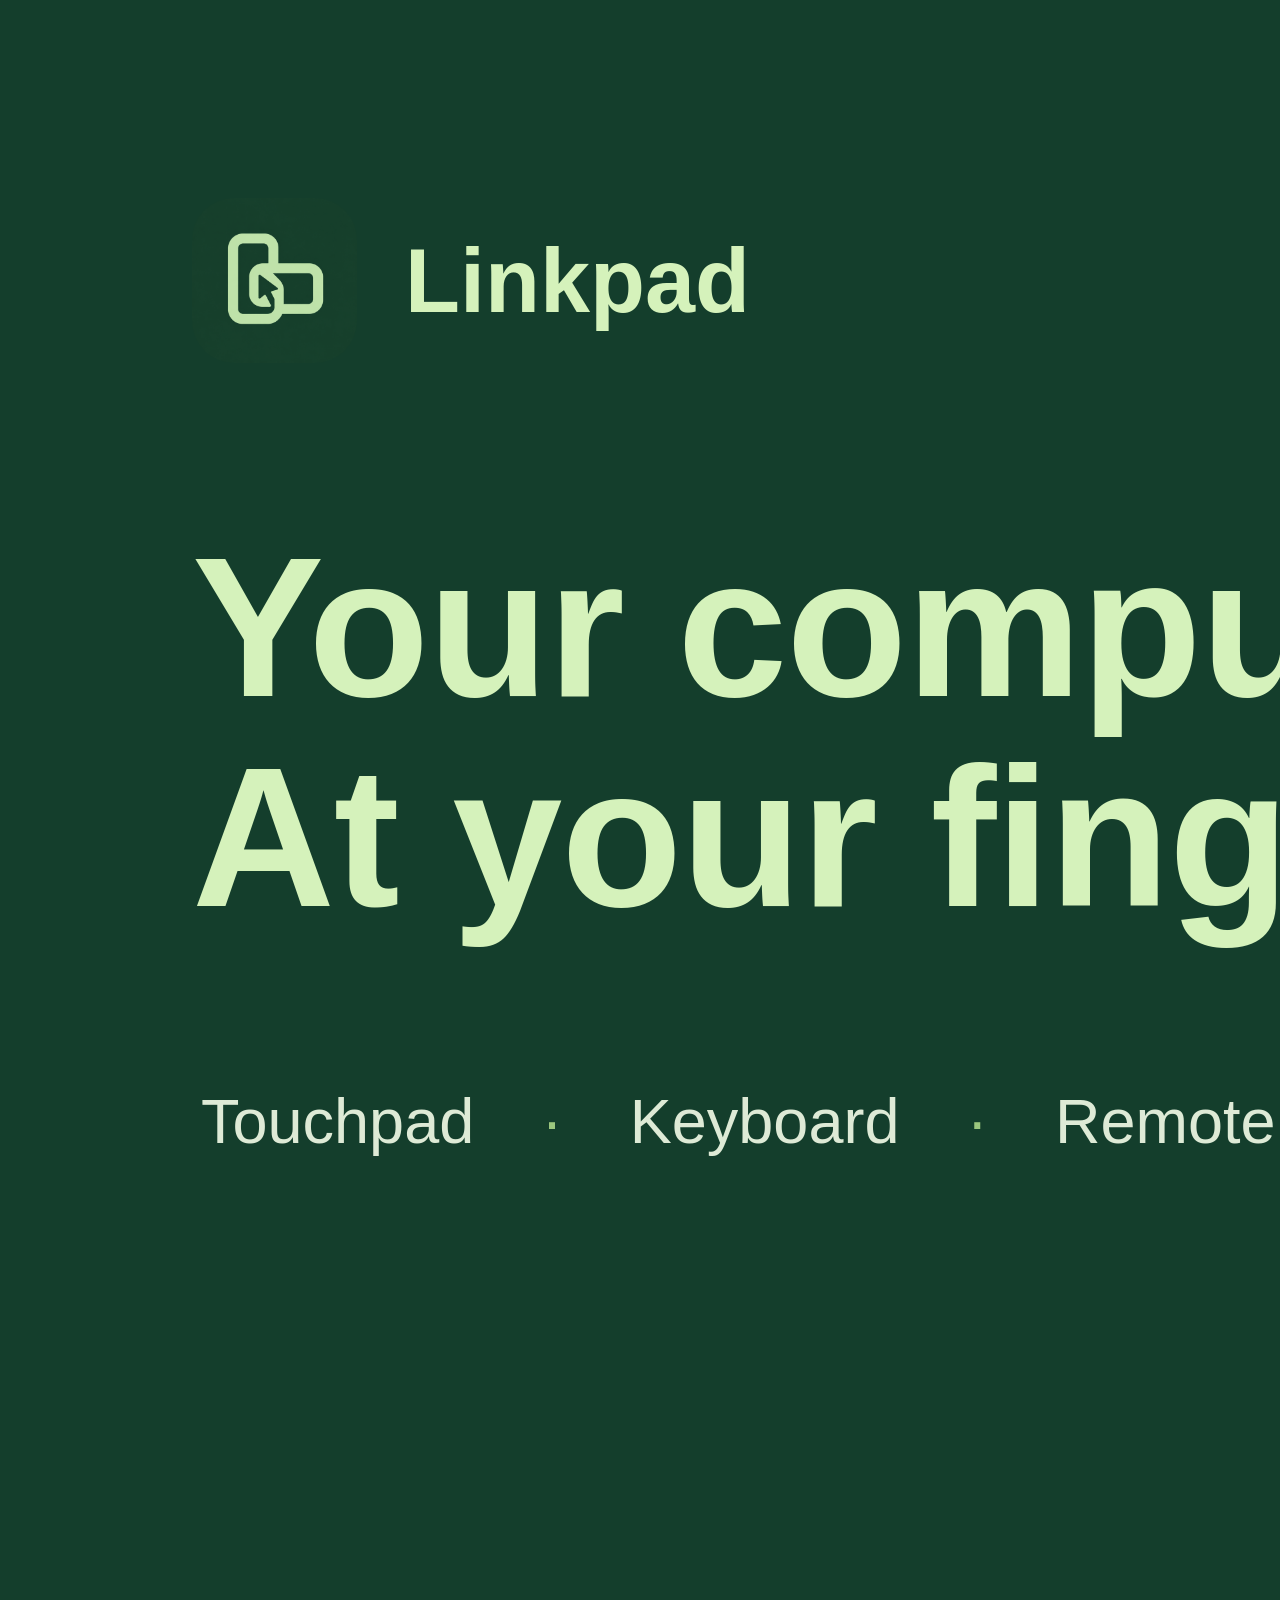
<file: assets/release/app-store-header.html>
<!doctype html>
<html lang="en">
<meta charset="utf-8">
<title>Linkpad App Store header</title>
<style>
*{box-sizing:border-box}body{margin:0;width:3840px;height:1646px;overflow:hidden;background:#143e2c;font-family:Arial,Helvetica,sans-serif}.stage{position:relative;width:1280px;height:548.666667px;transform:scale(3);transform-origin:top left;overflow:hidden;background:#143e2c;color:#d5f2bb}.brand{position:absolute;left:64px;top:66px;display:flex;align-items:center;gap:16px;font-size:30px;font-weight:700}.brand img{width:55px;height:55px;border-radius:14px}h1{position:absolute;left:64px;top:175px;margin:0;font-size:66px;line-height:1.06;letter-spacing:-.4px;font-weight:700}.features{position:absolute;left:67px;top:362px;display:flex;gap:23px;font-size:21px;color:#deead6}.features span+span:before{content:'·';margin-right:23px;color:#9bc67e}.trail{position:absolute;left:690px;top:-20px;width:640px;height:610px;fill:none;stroke:#86b575;stroke-width:1.2;opacity:.3}.phone{position:absolute;width:190px;padding:6px;border-radius:25px;background:#17251e;border:1px solid #799174;box-shadow:0 18px 30px #00000030}.phone img{display:block;width:100%;border-radius:19px}.touchpad{left:800px;top:109px;transform:rotate(-4deg)}.remote{left:1015px;top:62px;transform:rotate(4deg)}
body.search{width:1920px;height:1280px}.search .stage{height:853.333333px;transform:scale(1.5)}.search .brand{top:112px}.search h1{top:290px}.search .features{top:487px}.search .trail{top:110px}.search .touchpad{top:296px}.search .remote{top:155px}
</style>
<div class="stage">
 <svg class="trail" viewBox="0 0 640 610" aria-hidden="true"><circle cx="340" cy="310" r="245"/><circle cx="340" cy="310" r="280"/><circle cx="340" cy="310" r="315"/></svg>
 <div class="brand"><img src="google-play-icon.png" alt="">Linkpad</div>
 <h1>Your computer.<br>At your fingertips.</h1>
 <div class="features"><span>Touchpad</span><span>Keyboard</span><span>Remote</span></div>
 <div class="phone touchpad"><img src="screenshots/iOS/touchpad.png" alt="Linkpad touchpad"></div>
 <div class="phone remote"><img src="screenshots/iOS/remote.png" alt="Linkpad remote"></div>
</div>
<script>document.body.classList.toggle('search',new URLSearchParams(location.search).get('variant')==='search');</script>
</html>
</file>
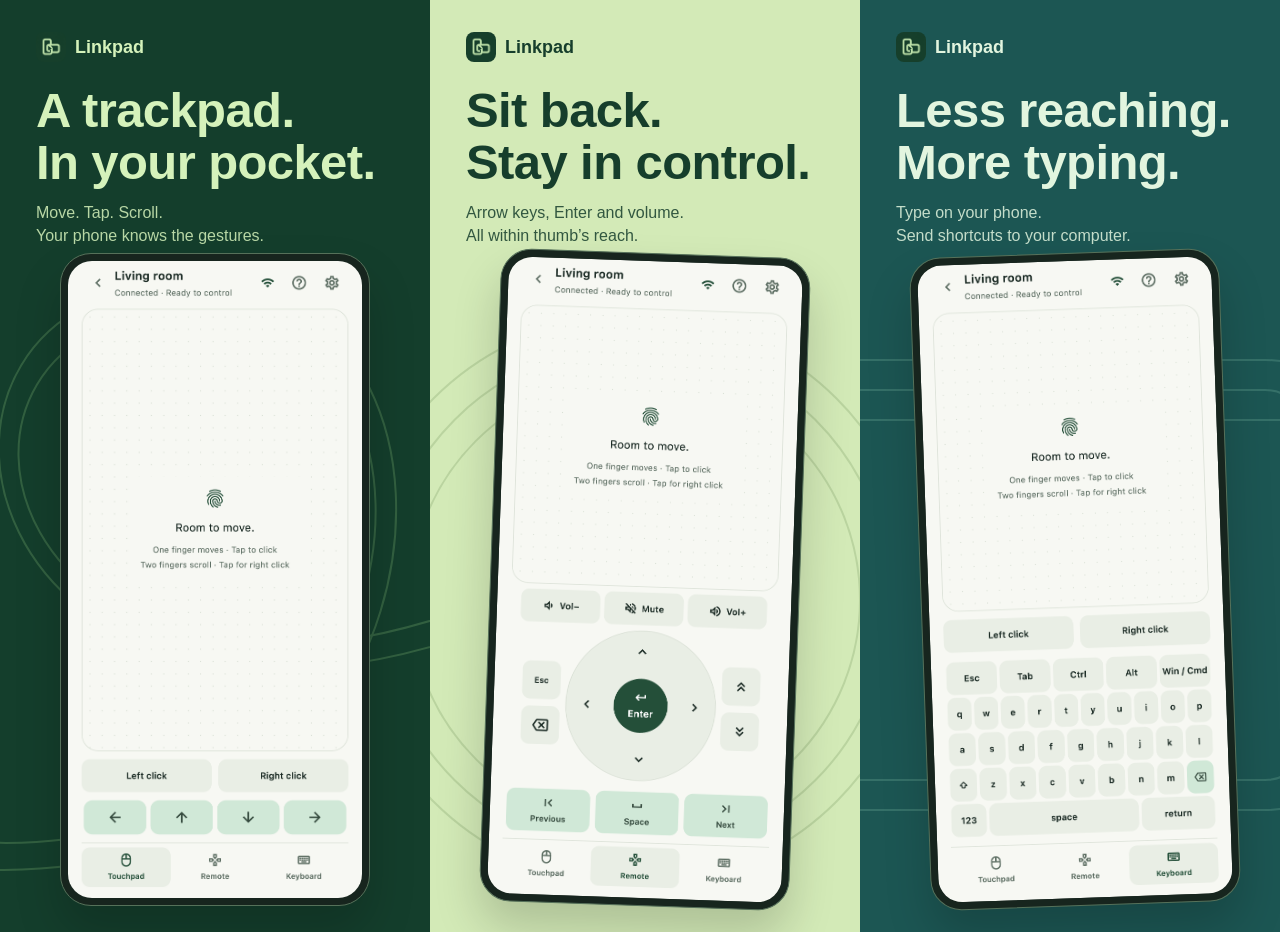
<file: assets/release/store-panels.html>
<!doctype html>
<html lang="en">
<meta charset="utf-8">
<meta name="viewport" content="width=device-width, initial-scale=1">
<title>Linkpad store screenshots</title>
<style>
*{box-sizing:border-box}body{margin:0;background:#fff;font-family:Arial,Helvetica,sans-serif}main{display:flex;gap:0;width:max-content}.panel{width:430px;height:932px;position:relative;overflow:hidden;padding:32px 36px;background:var(--bg);color:var(--ink)}.touchpad{--bg:#143e2c;--ink:#d5f2bb;--line:#82b875}.remote{--bg:#d3eab7;--ink:#163e2c;--line:#7b9c65}.keyboard{--bg:#1c5653;--ink:#e2f5df;--line:#75b5a0}.settings{--bg:#edf1e5;--ink:#244f39;--line:#a5ba96}.brand{display:flex;align-items:center;gap:9px;font-size:18px;font-weight:700;letter-spacing:0}.brand img{width:30px;height:30px;border-radius:8px}h1{position:relative;z-index:2;font-size:49px;line-height:1.06;letter-spacing:-.6px;margin:23px 0 12px;font-weight:750}p{position:relative;z-index:2;font-size:16px;line-height:1.45;margin:0;max-width:325px;opacity:.85}.trail{position:absolute;width:570px;height:760px;left:-85px;top:210px;opacity:.28;fill:none;stroke:var(--line);stroke-width:2}.phone{position:absolute;top:253px;left:60px;width:310px;padding:7px;border-radius:31px;background:#17251e;border:1px solid #56715a;box-shadow:0 26px 46px #0000002d}.phone img{display:block;width:100%;border-radius:24px}.remote .phone{transform:rotate(2deg)}.keyboard .phone{transform:rotate(-2deg)}.settings .phone{top:265px}.hint{position:absolute;bottom:24px;left:36px;font-size:11px;text-transform:uppercase;letter-spacing:2px;font-weight:700;opacity:.6}.android .panel{width:360px;height:640px;padding:22px 28px}.android .brand{font-size:16px}.android .brand img{width:24px;height:24px}.android h1{font-size:35px;letter-spacing:-.3px;margin:14px 0 8px}.android p{font-size:12px;line-height:1.35;max-width:290px}.android .phone{width:195px;left:82.5px;top:194px;padding:5px;border-radius:24px;box-shadow:0 14px 28px #0000002d}.android .phone img{border-radius:18px}.android .settings .phone{top:194px}.android .trail{top:100px;left:-110px}.android .hint{display:none}
.medium .panel{width:402px;height:874px;padding:32px}.medium h1{font-size:45px;margin-top:20px}.medium .phone{width:280px;left:61px;top:252px}.medium .settings .phone{top:252px}
.tablet .panel{width:1032px;height:1376px;padding:56px}.tablet .brand{font-size:28px;gap:14px}.tablet .brand img{width:48px;height:48px}.tablet h1{font-size:80px;line-height:1.06;margin:36px 0 18px}.tablet p{font-size:28px;line-height:1.4;max-width:850px}.tablet .phone{width:650px;left:191px;top:455px;padding:9px;border-radius:34px}.tablet .phone img{border-radius:24px}.tablet .remote .phone,.tablet .keyboard .phone{transform:none}.tablet .settings .phone{top:455px}.tablet .trail{width:1140px;height:1520px;left:-54px;top:260px}
</style>
<main>
<section class="panel touchpad" data-screen="touchpad">
 <div class="brand"><img src="google-play-icon.png" alt="">Linkpad</div>
 <h1>A trackpad.<br>In your pocket.</h1>
 <p>Move. Tap. Scroll.<br>Your phone knows the gestures.</p>
 <svg class="trail" viewBox="0 0 570 760"><path d="M-30 620 C510 730 590 100 280 100 C-40 100 80 600 600 380"/><path d="M-30 648 C540 758 618 72 280 72 C-68 72 52 628 600 408"/></svg>
 <div class="phone"><img src="screenshots/iOS/touchpad.png" data-capture="touchpad" alt="Linkpad touchpad screen"></div>
</section>
<section class="panel remote" data-screen="remote">
 <div class="brand"><img src="google-play-icon.png" alt="">Linkpad</div>
 <h1>Sit back.<br>Stay in control.</h1>
 <p>Arrow keys, Enter and volume.<br>All within thumb’s reach.</p>
 <svg class="trail" viewBox="0 0 570 760"><circle cx="290" cy="390" r="225"/><circle cx="290" cy="390" r="255"/><circle cx="290" cy="390" r="285"/></svg>
 <div class="phone"><img src="screenshots/iOS/remote.png" data-capture="remote" alt="Linkpad remote with D-pad and volume controls"></div>
</section>
<section class="panel keyboard" data-screen="keyboard">
 <div class="brand"><img src="google-play-icon.png" alt="">Linkpad</div>
 <h1>Less reaching.<br>More typing.</h1>
 <p>Type on your phone.<br>Send shortcuts to your computer.</p>
 <svg class="trail" viewBox="0 0 570 760"><path d="M-50 180 H490 Q520 180 520 210 V540 Q520 570 490 570 H50 Q20 570 20 540 V240 Q20 210 50 210 H570 M-50 150 H490 Q550 150 550 210 V540 Q550 600 490 600 H50 Q-10 600 -10 540"/></svg>
 <div class="phone"><img src="screenshots/iOS/keyboard.png" data-capture="keyboard" alt="Linkpad keyboard and shortcut controls"></div>
</section>
<section class="panel settings" data-screen="settings">
 <div class="brand"><img src="google-play-icon.png" alt="">Linkpad</div>
 <h1>Find your<br>perfect pace.</h1>
 <p>Fine-tune cursor sensitivity.<br>Keep your screen awake.</p>
 <svg class="trail" viewBox="0 0 570 760"><path d="M-20 200 H590 M-20 400 H590 M-20 600 H590"/><circle cx="90" cy="200" r="25"/><circle cx="470" cy="400" r="25"/><circle cx="115" cy="600" r="25"/></svg>
 <div class="phone"><img src="screenshots/iOS/settings.png" data-capture="settings" alt="Linkpad cursor sensitivity and screen awake settings"></div>
</section>
</main>
<script>
const platform=new URLSearchParams(location.search).get('platform')==='android'?'android':'iOS';
document.body.classList.toggle('android',platform==='android');
document.body.classList.toggle('medium',new URLSearchParams(location.search).get('size')==='medium');
const tablet=new URLSearchParams(location.search).get('size')==='tablet';
document.body.classList.toggle('tablet',tablet);
if(tablet){
 document.querySelector('.touchpad h1').innerHTML='A trackpad.<br>On your iPad.';
 document.querySelector('.touchpad p').innerHTML='Move. Tap. Scroll.<br>Your iPad knows the gestures.';
 document.querySelector('.keyboard p').innerHTML='Type on your iPad.<br>Send shortcuts to your computer.';
}
document.querySelectorAll('[data-capture]').forEach(img=>img.src=`screenshots/${tablet?'iPad':platform}/${img.dataset.capture}.png`);
</script>
</html>
</file>
